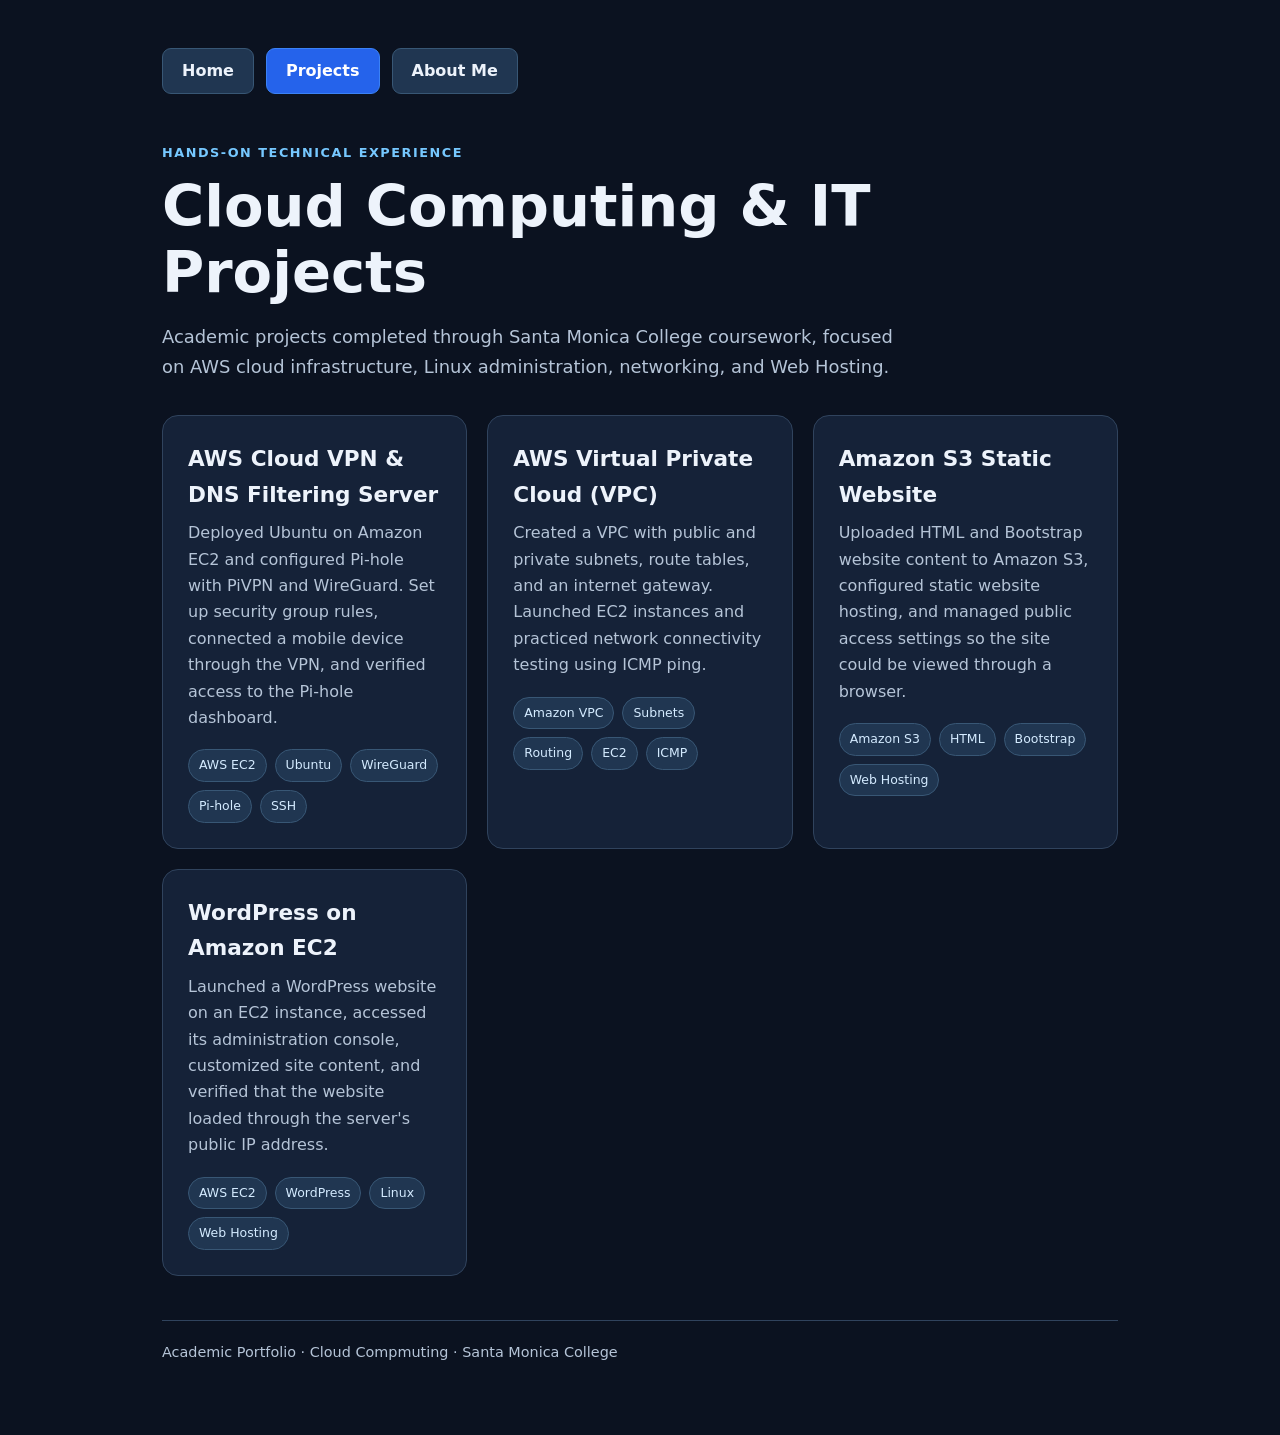
<file: projects (1).html>
<!doctype html>
<html lang="en">
<head>
  <meta charset="utf-8">
  <meta name="viewport" content="width=device-width, initial-scale=1">
  <meta name="description" content="Cloud computing and IT technical projects portfolio featuring AWS, Linux, networking, and website hosting.">
  <title>Cloud Computing Projects | Technical Portfolio</title>
  <style>
    :root{color-scheme:dark;--bg:#0b1220;--card:#152238;--text:#edf3fb;--muted:#b5c4d7;--accent:#76c8ff;--border:#30435d}
    *{box-sizing:border-box}body{margin:0;font:16px/1.65 system-ui,-apple-system,Segoe UI,sans-serif;background:var(--bg);color:var(--text)}
    .wrap{max-width:1000px;margin:auto;padding:48px 22px 70px}a{color:var(--accent)}nav{display:flex;gap:12px;flex-wrap:wrap;margin-bottom:48px}nav a{display:inline-block;padding:9px 19px;text-decoration:none;font-weight:650;background:#203651;border:1px solid #385775;border-radius:9px;color:var(--text)}nav a:hover,nav a:focus-visible{background:#2d4b70;outline-offset:3px}nav a[aria-current="page"]{background:#2563eb;border-color:#3b82f6;color:#fff}
    .eyebrow{color:var(--accent);font-weight:700;letter-spacing:.12em;text-transform:uppercase;font-size:.8rem}h1{font-size:clamp(2.1rem,5vw,3.6rem);line-height:1.15;margin:10px 0 16px}h2{font-size:1.35rem;margin:0 0 8px}p{margin:0 0 14px}.intro{max-width:750px;color:var(--muted);font-size:1.12rem;margin-bottom:34px}
    .grid{display:grid;grid-template-columns:repeat(auto-fit,minmax(290px,1fr));gap:20px}.project{background:var(--card);border:1px solid var(--border);border-radius:16px;padding:25px}.project p{color:var(--muted)}.tags{display:flex;flex-wrap:wrap;gap:8px;margin-top:18px}.tag{font-size:.78rem;background:#203651;color:#d4ebff;border:1px solid #385775;padding:5px 10px;border-radius:999px}footer{margin-top:44px;padding-top:20px;border-top:1px solid var(--border);color:var(--muted);font-size:.9rem}
  </style>
</head>
<body><main class="wrap">
  <nav aria-label="Main navigation">
    <a href="index.html">Home</a>
    <a href="projects(1).html" aria-current="page">Projects</a>
    <a href="about.html">About Me</a>
  </nav>
  <div class="eyebrow">Hands-on Technical Experience</div>
  <h1>Cloud Computing &amp; IT Projects</h1>
  <p class="intro">Academic projects completed through Santa Monica College coursework, focused on AWS cloud infrastructure, Linux administration, networking, and Web Hosting.</p>
  <section id="projects" class="grid" aria-label="Technical projects">
    <article class="project"><h2>AWS Cloud VPN &amp; DNS Filtering Server</h2><p>Deployed Ubuntu on Amazon EC2 and configured Pi-hole with PiVPN and WireGuard. Set up security group rules, connected a mobile device through the VPN, and verified access to the Pi-hole dashboard.</p><div class="tags"><span class="tag">AWS EC2</span><span class="tag">Ubuntu</span><span class="tag">WireGuard</span><span class="tag">Pi-hole</span><span class="tag">SSH</span></div></article>
    <article class="project"><h2>AWS Virtual Private Cloud (VPC)</h2><p>Created a VPC with public and private subnets, route tables, and an internet gateway. Launched EC2 instances and practiced network connectivity testing using ICMP ping.</p><div class="tags"><span class="tag">Amazon VPC</span><span class="tag">Subnets</span><span class="tag">Routing</span><span class="tag">EC2</span><span class="tag">ICMP</span></div></article>
    <article class="project"><h2>Amazon S3 Static Website</h2><p>Uploaded HTML and Bootstrap website content to Amazon S3, configured static website hosting, and managed public access settings so the site could be viewed through a browser.</p><div class="tags"><span class="tag">Amazon S3</span><span class="tag">HTML</span><span class="tag">Bootstrap</span><span class="tag">Web Hosting</span></div></article>
    <article class="project"><h2>WordPress on Amazon EC2</h2><p>Launched a WordPress website on an EC2 instance, accessed its administration console, customized site content, and verified that the website loaded through the server's public IP address.</p><div class="tags"><span class="tag">AWS EC2</span><span class="tag">WordPress</span><span class="tag">Linux</span><span class="tag">Web Hosting</span></div></article>
  </section>
  <footer>Academic Portfolio · Cloud Compmuting · Santa Monica College</footer>
</main></body></html>
</file>
